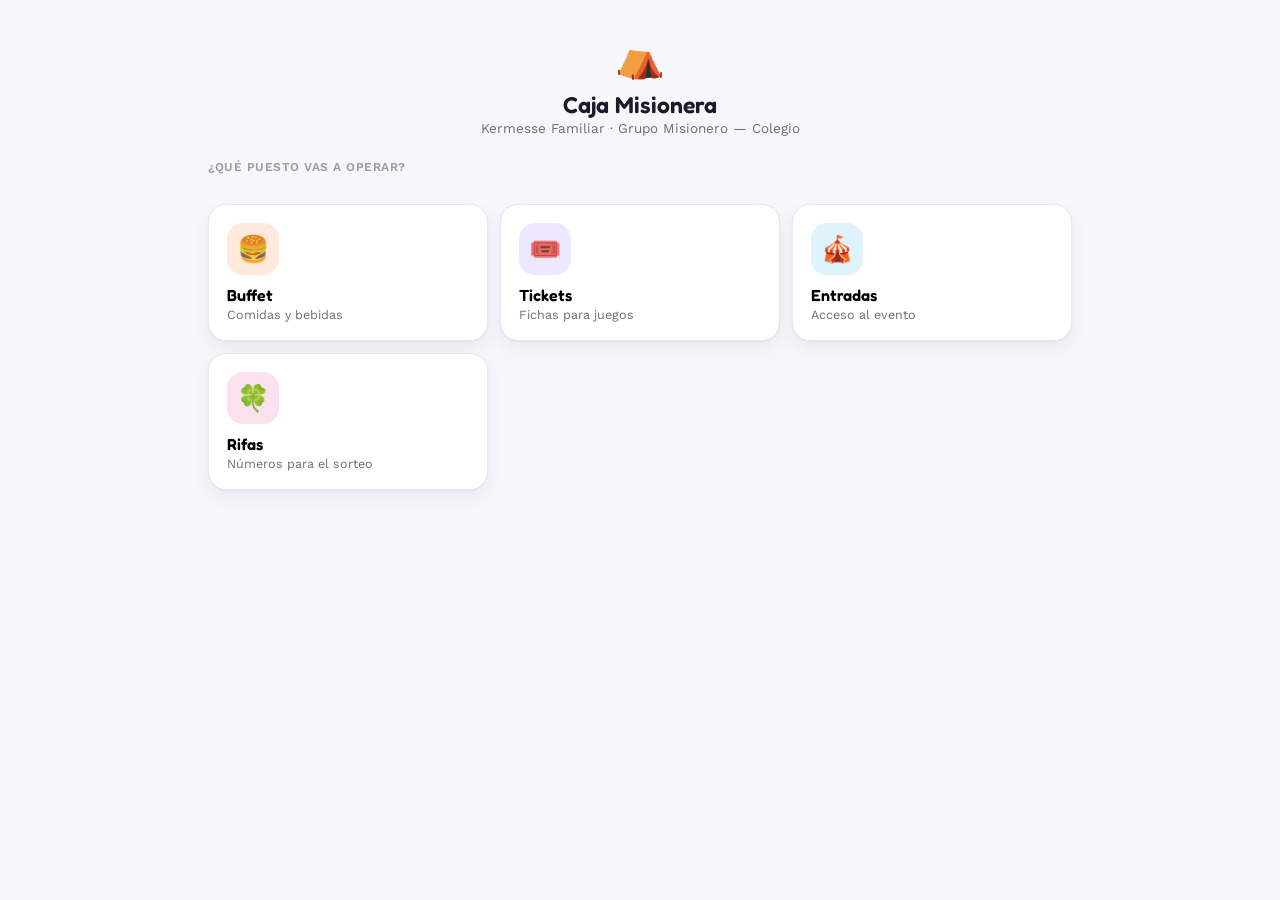
<file: index.html>
<!DOCTYPE html>
<html lang="es">
<head>
<meta charset="UTF-8">
<meta http-equiv="refresh" content="0; url=app/index.html">
<script>location.replace("app/index.html");</script>
<title>Caja Misionera</title>
</head>
<body>
<p>Redirigiendo a la app… si no pasa nada, <a href="app/index.html">tocá acá</a>.</p>
</body>
</html>
</file>
<file: app/css/styles.css>
:root {
    color-scheme: light only;
    --bg: #F6F6FB;
    --surface: #FFFFFF;
    --surface-sunken: #F0F0F7;
    --border: #E6E6F0;
    --text: #1B1B29;
    --text-muted: #6B6B7D;
    --text-faint: #9A9AAC;
    --on-accent: #FFFFFF;
    --shadow: 0 1px 2px rgba(27,27,41,.06), 0 8px 20px rgba(27,27,41,.05);

    --buffet: #D9501F;    --buffet-soft: #FFE8DC;
    --tickets: #6D4CF0;   --tickets-soft: #EDE7FF;
    --entradas: #1D8FC4;  --entradas-soft: #DFF3FC;
    --rifas: #C2337A;     --rifas-soft: #FBE1EE;

    --stock-mucho: #2E9A57;   --stock-mucho-bg: #E3F5E9;
    --stock-medio: #B98A0E;   --stock-medio-bg: #FAF0D6;
    --stock-poco: #C96A1B;    --stock-poco-bg: #FBE6D3;
    --stock-critico: #C93F2B; --stock-critico-bg: #FADCD7;
    --stock-agotado: #5A6460; --stock-agotado-bg: #E6E9E7;
    --stock-sin: #6B6B7D;     --stock-sin-bg: #ECECF2;

    --font-display: "Fredoka", ui-rounded, "Segoe UI", sans-serif;
    --font-body: "Work Sans", -apple-system, "Segoe UI", Roboto, sans-serif;

    --stand-accent: #7C5CFC;
    --stand-soft: #EDE7FF;
  }

  /* Diseño comprometido con modo claro únicamente: no sigue el tema oscuro del sistema. */

  body[data-stand="buffet"]   { --stand-accent: var(--buffet);   --stand-soft: var(--buffet-soft); }
  body[data-stand="tickets"]  { --stand-accent: var(--tickets);  --stand-soft: var(--tickets-soft); }
  body[data-stand="entradas"] { --stand-accent: var(--entradas); --stand-soft: var(--entradas-soft); }
  body[data-stand="rifas"]    { --stand-accent: var(--rifas);    --stand-soft: var(--rifas-soft); }

  * { box-sizing: border-box; }
  html, body { height: 100%; }
  body {
    margin: 0; background: var(--bg); color: var(--text);
    font-family: var(--font-body); -webkit-font-smoothing: antialiased;
  }
  button { font-family: inherit; }
  input { font-family: inherit; }
  ::selection { background: var(--stand-soft); }

  .app { max-width: 900px; margin: 0 auto; min-height: 100dvh; padding-bottom: 28px; }

  .topbar {
    display: flex; align-items: center; gap: 10px;
    padding: 16px 18px 6px;
  }
  .backbtn {
    width: 36px; height: 36px; border-radius: 12px; border: 1px solid var(--border);
    background: var(--surface); color: var(--text); font-size: 16px; cursor: pointer;
    display: flex; align-items: center; justify-content: center; flex: none;
  }
  .backbtn:hover { background: var(--surface-sunken); }
  .topbar-title { display: flex; align-items: center; gap: 8px; flex: 1; min-width: 0; }
  .topbar-mark {
    width: 34px; height: 34px; border-radius: 11px; background: var(--stand-soft); color: var(--stand-accent);
    display: flex; align-items: center; justify-content: center; font-size: 18px; flex: none;
  }
  .topbar-title h1 {
    font-family: var(--font-display); font-weight: 600; font-size: 16.5px; margin: 0;
    white-space: nowrap; overflow: hidden; text-overflow: ellipsis;
  }
  .topbar-title p {
    margin: 0; font-size: 11.5px; color: var(--text-muted);
    white-space: nowrap; overflow: hidden; text-overflow: ellipsis;
  }
  .topbar-chip {
    font-size: 12px; font-weight: 600; color: var(--text-muted);
    background: var(--surface); border: 1px solid var(--border); border-radius: 999px;
    padding: 6px 11px; white-space: nowrap; flex: none;
  }
  .topbar-chip strong { color: var(--text); font-variant-numeric: tabular-nums; }

  .screen { padding: 10px 18px 8px; }
  .eyebrow {
    font-size: 12px; font-weight: 600; color: var(--text-faint);
    text-transform: uppercase; letter-spacing: .5px; margin: 18px 0 8px;
  }
  .note { padding: 4px 18px 6px; font-size: 13px; color: var(--text-muted); line-height: 1.4; }

  /* ---- Select screen ---- */
  .hero { padding: 34px 18px 6px; text-align: center; }
  .hero-mark { font-size: 40px; }
  .hero h1 {
    font-family: var(--font-display); font-weight: 600; font-size: 23px; margin: 10px 0 2px;
  }
  .hero p { margin: 0; color: var(--text-muted); font-size: 13.5px; }

  .stand-cards { display: grid; gap: 12px; padding: 22px 18px 10px; }
  @media (min-width: 620px) { .stand-cards { grid-template-columns: repeat(3, 1fr); } }
  .stand-card {
    display: flex; align-items: center; gap: 14px;
    background: var(--surface); border: 1px solid var(--border); border-radius: 18px;
    padding: 18px; cursor: pointer; text-align: left; box-shadow: var(--shadow);
    transition: transform .08s ease;
  }
  .stand-card:active { transform: scale(.98); }
  .stand-card:focus-visible { outline: 2px solid currentColor; outline-offset: 2px; }
  @media (min-width: 620px) { .stand-card { flex-direction: column; align-items: flex-start; gap: 10px; } }
  .stand-card .mark {
    width: 52px; height: 52px; border-radius: 16px; display: flex; align-items: center; justify-content: center;
    font-size: 26px; flex: none;
  }
  .stand-card.c-buffet .mark   { background: var(--buffet-soft);   color: var(--buffet); }
  .stand-card.c-tickets .mark  { background: var(--tickets-soft);  color: var(--tickets); }
  .stand-card.c-entradas .mark { background: var(--entradas-soft); color: var(--entradas); }
  .stand-card.c-rifas .mark    { background: var(--rifas-soft);    color: var(--rifas); }
  .stand-card h2 { font-family: var(--font-display); font-size: 16px; font-weight: 600; margin: 0; }
  .stand-card p { margin: 2px 0 0; font-size: 12.5px; color: var(--text-muted); }
  .stand-card .chev { margin-left: auto; color: var(--text-faint); font-size: 18px; }
  @media (min-width: 620px) { .stand-card .chev { display: none; } }

  /* ---- Menu / list buttons ---- */
  .menu-list { display: flex; flex-direction: column; gap: 10px; padding: 16px 18px 8px; }
  .menu-btn {
    display: flex; align-items: center; gap: 14px;
    background: var(--surface); border: 1px solid var(--border); border-radius: 18px;
    padding: 16px; cursor: pointer; text-align: left; box-shadow: var(--shadow);
  }
  .menu-btn:active { transform: scale(.985); }
  .menu-btn:focus-visible { outline: 2px solid var(--stand-accent); outline-offset: 2px; }
  .menu-btn .mark {
    width: 46px; height: 46px; border-radius: 14px; background: var(--stand-soft); color: var(--stand-accent);
    display: flex; align-items: center; justify-content: center; font-size: 22px; flex: none;
  }
  .menu-btn.primary { background: var(--stand-accent); border-color: var(--stand-accent); }
  .menu-btn.primary .mark { background: rgba(255,255,255,.22); color: var(--on-accent); }
  .menu-btn.primary h3, .menu-btn.primary p { color: var(--on-accent); }
  .menu-btn.primary p { opacity: .85; }
  .menu-btn h3 { font-family: var(--font-display); font-weight: 600; font-size: 15.5px; margin: 0; }
  .menu-btn p { margin: 2px 0 0; font-size: 12.5px; color: var(--text-muted); }
  .menu-btn .chev { margin-left: auto; color: var(--text-faint); font-size: 18px; }
  .menu-btn.primary .chev { color: var(--on-accent); opacity: .85; }

  .link-btn {
    border: 0; background: none; color: var(--text-muted); font-weight: 600; font-size: 12.5px;
    cursor: pointer; padding: 6px 4px; display: flex; align-items: center; gap: 4px;
  }
  .link-btn:hover { color: var(--text); }

  .recent-wrap { padding: 6px 18px 4px; }
  .recent-head { display: flex; align-items: center; justify-content: space-between; gap: 10px; margin: 18px 0 8px; }

  /* ---- Product grid / cart ---- */
  .product-grid {
    display: grid; grid-template-columns: repeat(auto-fill, minmax(150px, 1fr));
    gap: 10px; padding: 12px 18px 6px;
  }
  .tile {
    position: relative; background: var(--surface); border: 1px solid var(--border);
    border-radius: 14px; padding: 11px 12px 10px; text-align: left; cursor: pointer;
    box-shadow: var(--shadow); display: flex; flex-direction: column; gap: 8px;
    min-height: 84px; transition: transform .08s ease, box-shadow .12s ease, border-color .12s ease;
  }
  .tile:active { transform: scale(.96); }
  .tile:focus-visible { outline: 2px solid var(--stand-accent); outline-offset: 2px; }
  .tile.flash { border-color: var(--stand-accent); box-shadow: 0 0 0 3px var(--stand-soft); }
  .tile[disabled] { cursor: not-allowed; background: var(--stock-agotado-bg); }
  .tile[disabled] .icon { opacity: .5; filter: grayscale(1); }
  .tile[disabled] .name { color: var(--text-muted); }
  .tile[disabled] .price { color: var(--text-faint); text-decoration: line-through; }
  .tile-head { display: flex; align-items: center; gap: 8px; }
  .tile-head .icon { font-size: 20px; line-height: 1; flex: none; }
  .tile-head .name {
    flex: 1; min-width: 0; font-weight: 600; font-size: 13.5px; line-height: 1.2;
    display: -webkit-box; -webkit-line-clamp: 2; -webkit-box-orient: vertical;
    overflow: hidden; text-overflow: ellipsis; min-height: 2.4em;
  }
  .tile-foot { display: flex; align-items: center; justify-content: space-between; gap: 8px; margin-top: auto; min-height: 28px; }
  .tile-foot .price {
    font-family: var(--font-display); font-weight: 600; font-size: 15px;
    color: var(--stand-accent); font-variant-numeric: tabular-nums;
  }
  .tile-foot .price.price-hint { font-family: var(--font-body); font-size: 10.5px; font-weight: 600; line-height: 1.3; }
  .stock-chip {
    flex: none; font-size: 11.5px; font-weight: 700; font-variant-numeric: tabular-nums;
    padding: 2px 8px; border-radius: 999px; line-height: 1.5;
  }
  .tile .cart-badge {
    flex: none; min-width: 20px; height: 20px; padding: 0 6px;
    border-radius: 999px; background: var(--stand-accent); color: var(--on-accent);
    font-size: 11px; font-weight: 700; font-variant-numeric: tabular-nums;
    display: flex; align-items: center; justify-content: center;
  }
  .stock-line {
    display: inline-flex; align-items: center; gap: 5px; font-size: 11px; font-weight: 600;
    padding: 3px 8px; border-radius: 999px; align-self: flex-start;
  }
  .stock-line .dot { width: 7px; height: 7px; border-radius: 50%; flex: none; }
  .stock-mucho { background: var(--stock-mucho-bg); color: var(--stock-mucho); } .stock-mucho .dot { background: var(--stock-mucho); }
  .stock-medio { background: var(--stock-medio-bg); color: var(--stock-medio); } .stock-medio .dot { background: var(--stock-medio); }
  .stock-poco { background: var(--stock-poco-bg); color: var(--stock-poco); } .stock-poco .dot { background: var(--stock-poco); }
  .stock-critico { background: var(--stock-critico-bg); color: var(--stock-critico); } .stock-critico .dot { background: var(--stock-critico); }
  .stock-agotado { background: var(--stock-agotado-bg); color: var(--stock-agotado); } .stock-agotado .dot { background: var(--stock-agotado); }
  .stock-sin { background: var(--stock-sin-bg); color: var(--stock-sin); } .stock-sin .dot { background: var(--stock-sin); }

  /* Celular: tarjetas de producto más compactas, siempre 2 columnas. */
  @media (max-width: 480px) {
    .product-grid { grid-template-columns: repeat(2, 1fr); gap: 8px; padding: 10px 12px 4px; }
    .tile { min-height: 0; padding: 9px 10px 8px; border-radius: 12px; gap: 6px; }
    .tile-head { gap: 6px; }
    .tile-head .icon { font-size: 17px; }
    .tile-head .name { font-size: 12px; line-height: 1.15; }
    .tile-foot .price { font-size: 13px; }
    .stock-chip { font-size: 11px; padding: 1px 6px; }
    .tile .cart-badge { min-width: 18px; height: 18px; font-size: 10.5px; }
  }

  .cart-list { display: flex; flex-direction: column; gap: 8px; padding: 6px 18px 4px; }
  .cart-line {
    display: flex; align-items: center; gap: 10px; background: var(--surface); border: 1px solid var(--border);
    border-radius: 14px; padding: 10px 12px;
  }
  .cart-line .icon { font-size: 19px; flex: none; }
  .cart-line .name { flex: 1; font-weight: 600; font-size: 13.5px; }
  .cart-line .sub { font-size: 12.5px; color: var(--text-muted); font-variant-numeric: tabular-nums; }
  .cart-line .stepper { display: flex; align-items: center; gap: 6px; }
  .cart-line-readonly { background: var(--surface-sunken); }
  .cart-line-readonly .sub { color: var(--stand-accent); font-weight: 600; }
  .qty-btn {
    border: 1px solid var(--border); background: var(--surface-sunken); color: var(--text);
    width: 40px; height: 40px; border-radius: 10px; cursor: pointer; font-size: 16px; font-weight: 600; flex: none;
  }
  .stock-num { font-variant-numeric: tabular-nums; font-weight: 600; font-size: 13.5px; min-width: 22px; text-align: center; }

  .checkout-bar {
    position: sticky; bottom: 0; z-index: 15; margin-top: 10px;
    background: var(--surface); border-top: 1px solid var(--border);
    padding: 12px 18px calc(12px + env(safe-area-inset-bottom));
    display: flex; align-items: center; justify-content: space-between; gap: 12px;
    box-shadow: 0 -6px 16px rgba(27,27,41,.06);
  }
  .checkout-bar .info { display: flex; flex-direction: column; line-height: 1.25; }
  .checkout-bar .info .n { font-size: 11.5px; color: var(--text-muted); font-weight: 600; }
  .checkout-bar .info .t { font-family: var(--font-display); font-weight: 600; font-size: 19px; font-variant-numeric: tabular-nums; }
  .checkout-bar button.go {
    border: 0; border-radius: 12px; padding: 13px 22px; font-family: var(--font-display);
    font-weight: 600; font-size: 14.5px; background: var(--stand-accent); color: var(--on-accent);
    cursor: pointer; white-space: nowrap;
  }
  .checkout-bar button.go:disabled { opacity: .45; cursor: not-allowed; }

  .pay-row {
    display: grid; grid-template-columns: repeat(2, 1fr); gap: 8px; padding: 4px 18px 6px;
  }
  .pay-opt {
    display: flex; align-items: center; justify-content: center; gap: 8px;
    background: var(--surface); border: 1.5px solid var(--border); border-radius: 12px;
    padding: 12px 10px; cursor: pointer; text-align: center;
    font-family: var(--font-display); font-weight: 600; font-size: 13.5px; color: var(--text);
    transition: border-color .12s ease, background .12s ease, transform .08s ease;
  }
  .pay-opt:active { transform: scale(.985); }
  .pay-opt .ic { font-size: 17px; }
  .pay-opt.sel { border-color: var(--stand-accent); background: var(--stand-soft); color: var(--stand-accent); }

  /* ---- Resumen screen ---- */
  .stat-grid { display: grid; grid-template-columns: repeat(auto-fit, minmax(120px,1fr)); gap: 10px; padding: 10px 18px 4px; }
  .stat {
    background: var(--surface); border: 1px solid var(--border); border-radius: 14px; padding: 12px 14px;
  }
  .stat .label { font-size: 11px; font-weight: 600; text-transform: uppercase; letter-spacing: .4px; color: var(--text-faint); }
  .stat .value { font-family: var(--font-display); font-weight: 600; font-size: 18px; margin-top: 3px; font-variant-numeric: tabular-nums; }
  .stat.total { background: var(--stand-accent); border-color: var(--stand-accent); }
  .stat.total .label { color: rgba(255,255,255,.8); }
  .stat.total .value { color: var(--on-accent); font-size: 24px; }

  .op-list { display: flex; flex-direction: column; gap: 8px; padding: 6px 18px 10px; }
  .op-empty { font-size: 13px; color: var(--text-faint); padding: 18px 4px; text-align: center; }
  .op-row {
    display: flex; align-items: center; gap: 10px; background: var(--surface); border: 1px solid var(--border);
    border-radius: 14px; padding: 10px 12px;
  }
  .op-row .time { font-size: 11.5px; color: var(--text-faint); font-variant-numeric: tabular-nums; width: 46px; flex: none; }
  .op-row .desc { flex: 1; font-size: 13px; font-weight: 500; }
  .op-row .desc small { display: block; color: var(--text-muted); font-weight: 400; font-size: 11.5px; }
  .op-row.voided .desc { text-decoration: line-through; color: var(--text-faint); }
  .op-row .void-btn {
    border: 1px solid var(--border); background: none; color: var(--stock-critico); font-size: 11.5px;
    font-weight: 600; padding: 5px 9px; border-radius: 999px; cursor: pointer; flex: none;
  }

  .close-corte-wrap { padding: 12px 18px 4px; }
  .btn-block {
    width: 100%; border: 0; border-radius: 14px; padding: 14px; cursor: pointer;
    font-family: var(--font-display); font-weight: 600; font-size: 14.5px;
    background: var(--stand-accent); color: var(--on-accent);
  }
  .btn-block:hover { filter: brightness(.94); }

  /* ---- Seteo screen ---- */
  .mini-toggle { display: flex; align-items: center; justify-content: space-between; gap: 10px; }
  .mini-toggle .lbl { font-size: 12.5px; font-weight: 600; color: var(--text-muted); }
  .no-control-note { font-size: 12px; color: var(--text-faint); }
  .switch {
    width: 44px; height: 26px; border-radius: 999px; border: 0; cursor: pointer; position: relative;
    background: var(--stock-agotado-bg); flex: none;
  }
  .switch[data-on="true"] { background: var(--stock-mucho); }
  .switch::after {
    content: ""; position: absolute; top: 3px; left: 3px; width: 20px; height: 20px; border-radius: 50%;
    background: #fff; transition: transform .15s ease;
  }
  .switch[data-on="true"]::after { transform: translateX(18px); }
  .switch-sm { width: 34px; height: 20px; flex: none; }
  .switch-sm::after { width: 16px; height: 16px; top: 2px; left: 2px; }
  .switch-sm[data-on="true"]::after { transform: translateX(14px); }

  .set-row {
    background: var(--surface); border: 1px solid var(--border); border-radius: 16px;
    padding: 10px 12px; margin: 0 18px 8px; display: flex; flex-direction: column; gap: 6px;
  }
  .set-row .head { display: flex; align-items: flex-start; gap: 8px; cursor: pointer; }
  .set-row .icon { font-size: 20px; flex: none; line-height: 1.3; }
  .set-row .name { font-weight: 600; font-size: 14px; flex: 1; }
  .set-row .name-stock { display: flex; align-items: center; flex-wrap: wrap; gap: 4px 10px; flex: 1; min-width: 0; padding-top: 2px; }
  .set-row .price-display, .set-row .expand-chev { margin-top: 2px; }
  .set-row .name-stock .name { flex: 1 1 100%; min-width: 0; }
  .set-row .price-display {
    font-family: var(--font-display); font-weight: 600; font-size: 14px; color: var(--stand-accent);
    font-variant-numeric: tabular-nums; flex: none;
  }
  .set-row .expand-chev { color: var(--text-faint); font-size: 12px; flex: none; width: 14px; text-align: center; }
  .set-row .stock-edit { padding-top: 8px; margin-top: 2px; border-top: 1px solid var(--border); }
  .set-row .stock-edit .mini-toggle { justify-content: flex-start; }
  .set-row .stock-edit .mini-toggle .lbl { flex: none; width: 150px; }
  .set-row .price-field {
    display: flex; align-items: center; gap: 4px; font-size: 13px; color: var(--text-muted); flex: none;
  }
  .set-row .price-field input {
    width: 88px; border: 1px solid var(--border); border-radius: 9px; padding: 5px 7px;
    font-size: 16px; background: var(--surface-sunken); color: var(--text); text-align: right;
    font-variant-numeric: tabular-nums;
  }
  .set-row .stock-controls { display: flex; align-items: center; justify-content: space-between; gap: 8px; flex-wrap: wrap; }
  .qty-group { display: flex; align-items: center; gap: 8px; }
  .qty-num-input {
    width: 56px; height: 40px; border: 1px solid var(--border); border-radius: 10px; padding: 0 4px;
    font-size: 15px; background: var(--surface-sunken); color: var(--text); text-align: center;
    font-variant-numeric: tabular-nums; flex: none;
  }
  .cash-panel { background: var(--surface); border: 1px solid var(--border); border-radius: 16px; padding: 16px; margin: 8px 18px 20px; }
  .cash-row { display: flex; justify-content: space-between; align-items: center; padding: 6px 0; font-size: 13.5px; }
  .cash-row .k { color: var(--text-muted); }
  .cash-row .v { font-weight: 600; font-variant-numeric: tabular-nums; }
  .cash-input-row { display: flex; align-items: center; justify-content: space-between; gap: 10px; padding: 10px 0 4px; }
  .cash-input-row input {
    width: 130px; border: 1px solid var(--border); border-radius: 10px; padding: 8px 10px;
    font-size: 16px; text-align: right; font-variant-numeric: tabular-nums; background: var(--surface-sunken); color: var(--text);
  }
  .cash-result {
    margin-top: 10px; padding: 10px 12px; border-radius: 12px; font-weight: 600; font-size: 13.5px;
    display: flex; align-items: center; gap: 8px;
  }

  .toast {
    position: fixed; left: 50%; bottom: 22px; transform: translateX(-50%) translateY(8px);
    background: var(--text); color: var(--bg); padding: 10px 16px; border-radius: 10px;
    font-size: 13px; font-weight: 500; box-shadow: var(--shadow); opacity: 0; pointer-events: none;
    transition: opacity .18s ease, transform .18s ease; z-index: 40; max-width: 88vw; text-align: center;
  }
  .toast.show { opacity: 1; transform: translateX(-50%) translateY(0); }

  /* ---- Login / identificación de puesto ---- */
  .field-label {
    display: block; font-size: 12.5px; font-weight: 600; color: var(--text-muted); margin-top: 12px;
  }
  .field-label:first-child { margin-top: 0; }
  .field-label input {
    width: 100%; margin-top: 5px; border: 1px solid var(--border); border-radius: 10px;
    padding: 10px 11px; font-size: 16px; background: var(--surface-sunken); color: var(--text);
    font-family: inherit;
  }
  .field-label input:focus-visible { outline: 2px solid var(--stand-accent); outline-offset: 1px; }

  /* ---- Indicador de sincronización pendiente ---- */
  .sync-badge {
    position: fixed; top: 64px; right: 10px; z-index: 45; display: none; align-items: center; gap: 6px;
    max-width: calc(100vw - 20px);
    background: var(--stock-medio-bg); color: var(--stock-medio); border: 1px solid var(--stock-medio-bg);
    font-size: 11.5px; font-weight: 700; padding: 7px 12px; border-radius: 999px; cursor: pointer;
    box-shadow: var(--shadow);
  }
  .sync-badge:hover { filter: brightness(.97); }

  @media (prefers-reduced-motion: reduce) {
    .tile, .stand-card, .menu-btn, .switch::after, .pay-opt { transition: none !important; }
  }
</file>
